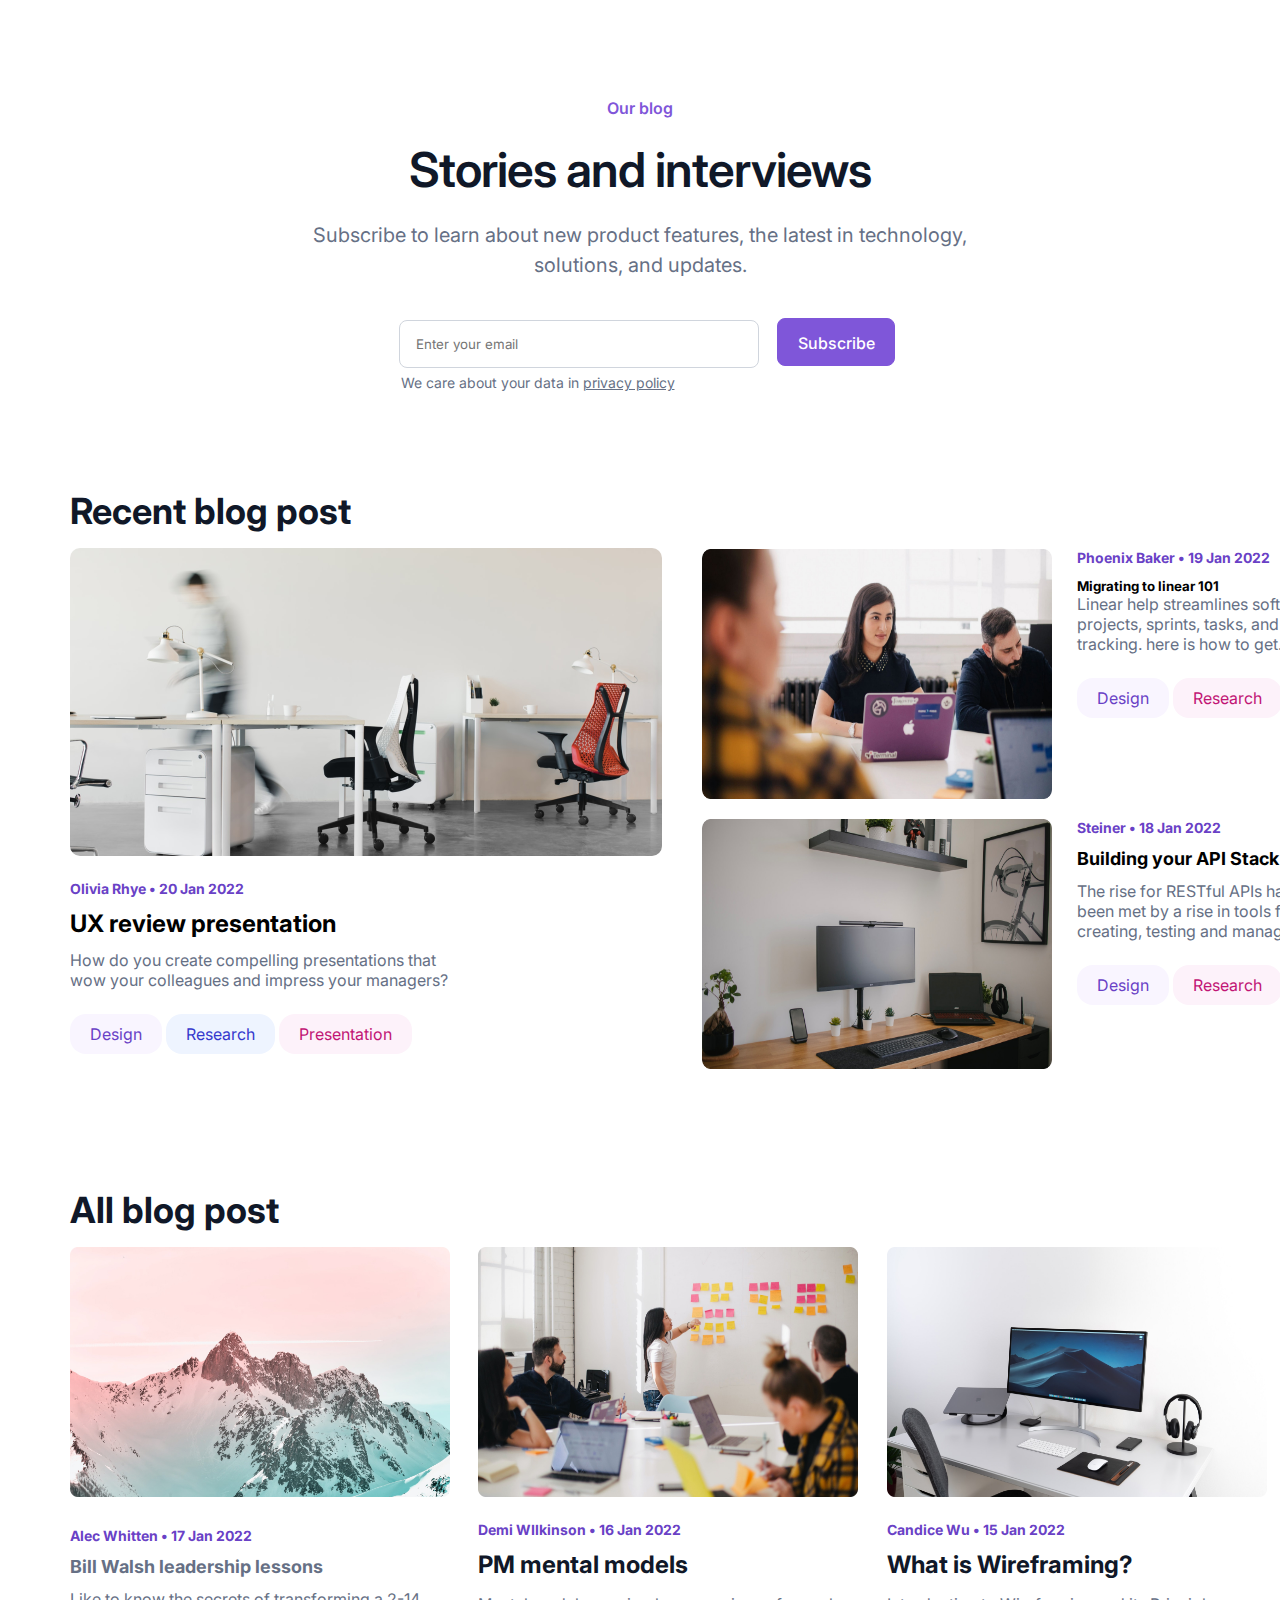
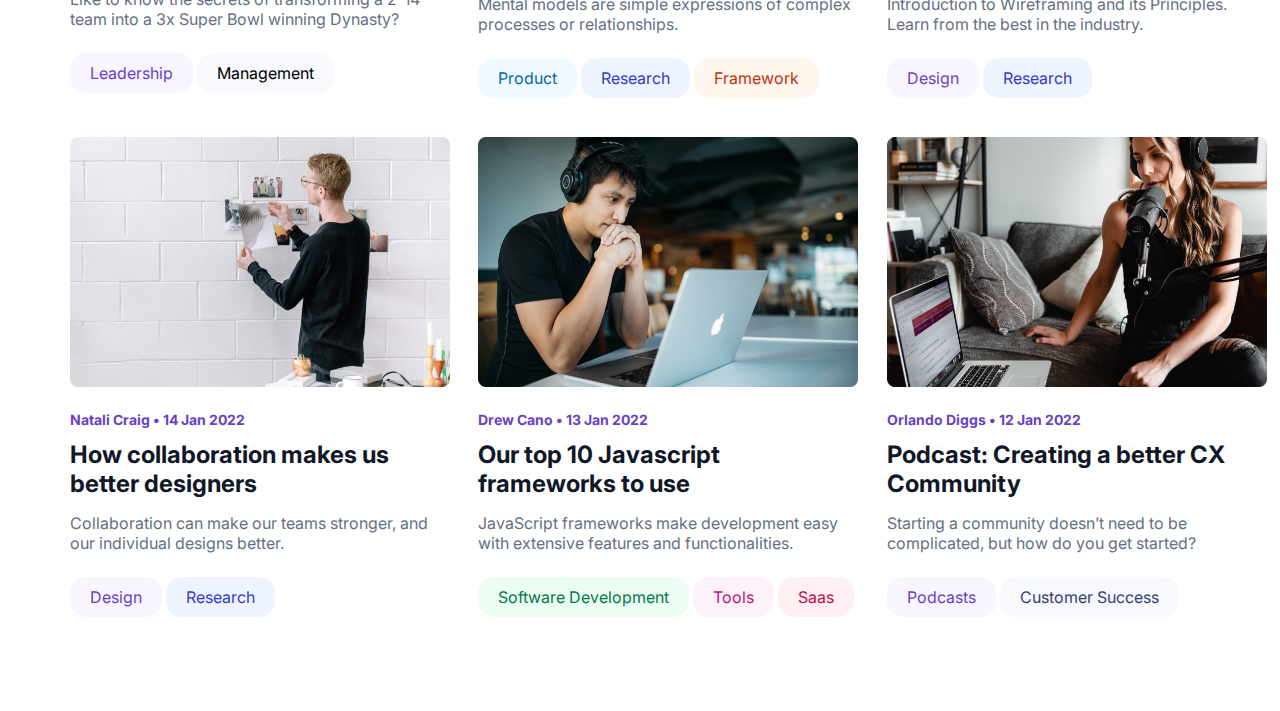
<file: index.html>
<!DOCTYPE html>
<html>
    <head>
        <title>Responsive Blog section</title>
        <meta charset="utf-8">
        <meta name="viewport" content="width=device-width, initial-scale=1.0">
        <link href='https://fonts.googleapis.com/css?family=Inter' rel='stylesheet'>
        <link rel="stylesheet" href="https://cdnjs.cloudflare.com/ajax/libs/font-awesome/6.0.0-beta3/css/all.min.css" integrity="sha512-..." crossorigin="anonymous">

        <link rel="stylesheet" type="text/css" href="./style.css">
    </head>
    <body>

        <div class="container">
            <div class="row">
                <header class="header">
                    <p class="blog-text">Our blog</p>
                    <p class="stories">Stories and interviews</p>
                    <p class="subscribe">Subscribe to learn about new product features, the latest in technology, <br>solutions, and updates.</p>
                    <div class="nav-top">
                    <input class="search-bar" type="text" name="Email" placeholder="Enter your email">
                     <!-- Button -->
                     <button class="button">Subscribe</button>
                    <p class="we-care">We care about your data in <span>privacy policy</span> </p>
                </header>
            </div>
                <div class="content">
                    <div class="left-content">
                        <div class="left-title">
                            <h2>Recent blog post</h2>
                        </div>
                        <div class="left-img-holder">
                            <img src="images/Image.jpg" alt="office" class="img">
                        </div>
                        <div class="left-bottom">
                            <p class="date-one"><strong>Olivia Rhye • 20 Jan 2022</strong></p>
                            <h4 class="bottom-title">UX review presentation</h4>
                          
                            <p class="bottom-content">How do you create compelling presentations that wow your colleagues and impress your managers?</p>
                                <!-- Button -->
                                <button class="link-one">Design</button>
                                <!-- Button -->
                                <button class="link-two">Research</button>
                                <!-- Button -->
                                <button class="link-three">Presentation</button>
                        </div>
                    </div>
                
                    

                    <div class="right-content">
                        <div class="content-one-parent">
                            <div class="right-img-one">
                                <img src="images/Image (1).jpg" class="img-one">
                            </div>
                            <div class="content-one">
                                <p class="data-two"><strong>Phoenix Baker • 19 Jan 2022</strong></p>
                                <h5 class="right-title-top" >Migrating to linear 101</h5>
                                <p class="right-top-content">Linear help streamlines software projects, sprints, tasks, and bug tracking. here is how to get...</p>
                                <!-- Button -->
                                <button class="link-one-one">Design</button>
                                <!-- Button -->
                                <button class="link-two-two">Research</button>
                            </div>
                        </div>

                        <div class="content-two-parent">
                            <div class="right-img-two">
                                <img src="images/Image (2).jpg" class="img-two">
                            </div>
                            <div class="content-two">
                                <p class="data-three"><strong>Steiner • 18 Jan 2022</strong></p>
                                <h5 class="right-title-bottom">Building your API Stack</h5>
                                <p class="right-bottom-content">The rise for RESTful APIs has been met by a rise in tools for creating, testing and manag...</p>
                                    <!-- Button -->
                                    <button class="link-three-one" >Design</button>
                                    <!-- Button -->
                                    <button class="link-three-two">Research</button>
                            </div>
                        </div>
                    </div>
            </div>
        </div>
        <div class="down">
            <div class="down-content">
                <div class="down-title">
                    <h2>All blog post</h2>
                </div>
                <div class="grid-container">
                    <div class="content-three-parent">
                        <div class="bottom-img-holder">
                            <img src="images/Image 3.jpg" alt="office" class="img-bottom-one">
                        </div>
                        <div class="bottom-content">
                            <p class="date-one-down-one">
                                <strong>Alec Whitten • 17 Jan 2022</strong>
                            </p>
                            <h4 class="down-title-one">Bill Walsh leadership lessons</h4>
                            <p class="down-contents-one">Like to know the secrets of transforming a 2-14 team into a 3x Super Bowl winning Dynasty?</p>
                            <!-- Button -->
                            <button class="link-down-one">Leadership</button>
                            <!-- Button -->
                            <button class="link-down-one-one">Management</button>
                        </div>
                    </div>
                    <div class="content-three-parent">
                        <div class="bottom-img-holder">
                            <img src="images/Image 4.jpg" alt="office" class="img-bottom-four">
                        </div>
                        <div class="bottom-content">
                            <p class="date-one-down-four">
                                <strong>Demi WIlkinson • 16 Jan 2022</strong>
                            </p>
                            <h4 class="down-title-four">PM mental models</h4>
                            <p class="down-contents-four">Mental models are simple expressions of complex processes or relationships.</p>
                            <!-- Button -->
                            <button class="link-down-four">Product</button>
                            <!-- Button -->
                            <button class="link-down-four-four">Research</button>
                            <!-- Button -->
                            <button class="link-down-four-four-four">Framework</button>
                        </div>
                    </div>
                    <div class="content-three-parent">
                        <div class="bottom-img-holder">
                            <img src="images/Image 5.jpg" alt="office" class="img-bottom-five">
                        </div>
                        <div class="bottom-content">
                            <p class="date-one-down-five">
                                <strong>Candice Wu • 15 Jan 2022</strong>
                            </p>
                            <h4 class="down-title-five">What is Wireframing?</h4>
                            <p class="down-contents-five">Introduction to Wireframing and its Principles. Learn from the best in the industry.</p>
                               <!-- Button -->
                               <button class="link-down-five">Design</button>
                               <!-- Button -->
                               <button class="link-down-five-five">Research</button>
                        </div>
                    </div>
                    <div class="content-three-parent">
                        <div class="bottom-img-holder">
                            <img src="images/Image 6.jpg" alt="office" class="img-bottom-six">
                        </div>
                        <div class="bottom-content">
                            <p class="date-one-down-six">
                                <strong>Natali Craig • 14 Jan 2022</strong>
                            </p>
                            <h4 class="down-title-six">How collaboration makes us better designers</h4>
                            <p class="down-contents-six">Collaboration can make our teams stronger, and our individual designs better.</p>
                           <!-- Button -->
                            <button class="link-down-six">Design</button>
                            <!-- Button -->
                            <button class="link-down-six-six">Research</button>
                        </div>
                    </div>
                    <div class="content-three-parent">
                        <div class="bottom-img-holder">
                            <img src="images/Image 7.jpg" alt="office" class="img-bottom-seven">
                        </div>
                        <div class="bottom-content">
                            <p class="date-one-down-seven">
                                <strong>Drew Cano • 13 Jan 2022</strong>
                            </p>
                            <h4 class="down-title-seven">Our top 10 Javascript frameworks to use</h4>
                            <p class="down-contents-seven">JavaScript frameworks make development easy with extensive features and functionalities.</p>
                            <!-- Button -->
                            <button class="link-down-seven">Software Development</button>
                            <!-- Button -->
                            <button class="link-down-seven-seven">Tools</button>
                            <!-- Button -->
                            <button class="link-down-seven-three">Saas</button>
                        </div>
                    </div>
                    <div class="content-three-parent">
                        <div class="bottom-img-holder">
                            <img src="images/Image 8.jpg" alt="office" class="img-bottom-eight">
                        </div>
                        <div class="bottom-content">
                            <p class="date-one-down-eight">
                                <strong>Orlando Diggs • 12 Jan 2022</strong>
                            </p>
                            <h4 class="down-title-eight">Podcast: Creating a better CX Community</h4>
                            <p class="down-contents-eight">Starting a community doesn’t need to be complicated, but how do you get started?</p>
                            <!-- Button -->
                            <button class="link-down-eight">Podcasts</button>
                            <!-- Button -->
                            <button class="link-down-eight-eight">Customer Success</button>
                        </div>
                    </div>
                </div>
            </div>
        </div>
    </body>
</html>
</file>
<file: style.css>
*{
    background-color:#FFFFFF;
    font-family:'inter';
    box-sizing: border-box;
    padding: 0;
    margin: 0;
}
.header{
    text-align: center;
    justify-content: center;
    align-items: center;
    padding: 96px 0px;
}
.blog-text{
    font-weight: 600;
    font-size: 16px;
    line-height: 24px;
    color: #7F56D9;
    text-align: center;
    height: 24px;
}
.stories{
    font-weight: 600;
    font-size: 48px;
    line-height: 60px;
    text-align: center;
    letter-spacing: -0.02em;
    color: #101828;
    height: 60px;
    padding: 20px;
   
}
.subscribe{
    font-weight: 400;
    font-size: 20px;
    line-height: 30px;
    text-align: center;
    color: #667085;
    height: 60px;
    padding: 40px;
}

.search-bar{
    width: 360px;
    height: 48px;
    padding: 12px 14px 12px 16px;
    border-radius: 8px;
    border: 1px solid #D0D5DD;
    margin: 60px 14px 0 14px;
}
.button{
    flex-direction: row;
    align-items: flex-start;
    padding: 0px;
    width: 118px;
    height: 48px;
    border-radius: 8px;
    background-color: #7F56D9;
    color: #FFFFFF;
    font-weight: 500;
    font-size: 16px;
    line-height: 24px;
    padding: 12px 20px;
    border-radius: 8px;
    border: 1px solid #7F56D9;
}

.we-care{
    font-weight: 400;
    font-size: 14px;
    line-height: 20px;
    color: #667085;
    display: block;
    text-align: center;
    margin-left: -205px;
    margin-top: 5px;
}

.we-care span {
    text-decoration: underline;  
}
.nav-top {
    text-align: center;
}

.button {
    display: inline-block;
}
.img{
    width: 592px;
    height: 308px;
    border-radius: 10px;
}
.left-title{
    font-size: 24px;
    color: #101828;
    margin-bottom: 15px;
}
.left-bottom{
    margin-top: 20px;
    width: 592px;
    height: 308px;
}
.bottom-title{
    font-size: 24px;
    margin-bottom: 12px;
}
.date-one{
    font-size: 14px;
    margin-bottom: 12px;
    color: #6941C6;
  
}
.left-content{
    margin-left: 70px;
    flex-direction: column;
}
.bottom-content{
    color: #667085;
    margin-bottom: 24px;
}
.link-one {
    background-color: #F9F5FF;
    border: none;
    color: #6941C6;
    padding: 10px 20px;
    font-size: 16px;
    border-radius: 16px;
    cursor: pointer;
    text-decoration: none;
    transition: background-color 0.3s ease;
}

.link-two {
    background-color: #EEF4FF;
    border: none;
    color: #3538CD;
    padding: 10px 20px;
    font-size: 16px;
    border-radius: 16px;
    cursor: pointer;
    text-decoration: none;
    transition: background-color 0.3s ease;
}

.link-three {
    background-color:#FDF2FA;
    border: none;
    color: #C11574;
    padding: 10px 20px;
    font-size: 16px;
    border-radius: 16px;
    cursor: pointer;
    text-decoration: none;
    transition: background-color 0.3s ease;
}

.link-one:hover,
    .link-two:hover,
    .link-three:hover {
        background-color: #ccc;
    }


.img-one {
    width: 350px;
    height: 250px;
}
.content-one{
    width: 390px;
    height: 200px;
    margin-left: 180px;
    width: 250px;
    margin-bottom: 70px;
   
}
.content-one-parent{
    display: flex;
    flex-direction: row;
    
}
.right-img-one {
    width: 25%;
    
  }
  

  .img-two {
    width: 350px;
    height: 250px;
}
.content-two{
    width: 390px;
    height: 200px;
    margin-left: 180px;
    width:250px;
    
   
}
.content-two-parent{
    display: flex;
    flex-direction: row;
    
}
.right-img-two {
    width: 25%;
    
  }
  
.right-content{
    display: flex;
    flex-direction: column;
    margin-left: 40px;
    margin-top: 60px;
    
}

.content{
    display: flex;
    flex-direction: row;
    align-items: stretch;
}
.data-two{
    font-size: 14px;
    margin-bottom: 12px;
    color: #6941C6;
}
.right-top-content{
    color: #667085;
    margin-bottom: 24px;
}
.link-one-one{
    background-color: #F9F5FF;
    border: none;
    color: #6941C6;
    padding: 10px 20px;
    font-size: 16px;
    border-radius: 16px;
    cursor: pointer;
    text-decoration: none;
    transition: background-color 0.3s ease;
}
.link-two-two{
    background-color:#FDF2FA;
    border: none;
    color: #C11574;
    padding: 10px 20px;
    font-size: 16px;
    border-radius: 16px;
    cursor: pointer;
    text-decoration: none;
    transition: background-color 0.3s ease;
}

.dot-font {
    font-size: 35px;
    font-family: "Courier New", monospace;
     vertical-align: middle;
}

.data-three{
    font-size: 14px;
    margin-bottom: 12px;
    color: #6941C6;
}
.right-title-bottom{
    font-size: 18px;
    margin-bottom: 12px;
}
.right-bottom-content{
    color: #667085;
    margin-bottom: 24px;
}

.dot-font {
    font-size: 35px;
    font-family: "Courier New", monospace;
     vertical-align: middle;
}

.link-three-one{
    background-color: #F9F5FF;
    border: none;
    color: #6941C6;
    padding: 10px 20px;
    font-size: 16px;
    border-radius: 16px;
    cursor: pointer;
    text-decoration: none;
    transition: background-color 0.3s ease;
}
.link-three-two{
    background-color:#FDF2FA;
    border: none;
    color: #C11574;
    padding: 10px 20px;
    font-size: 16px;
    border-radius: 16px;
    cursor: pointer;
    text-decoration: none;
    transition: background-color 0.3s ease;
}

/* Media query for screens smaller than 768px */
@media (max-width: 768px) {
    .left-content {
      flex: 1 1 100%;
    }
  
    .right-content {
      flex: 1 1 100%;
    }
  }
  
  /* Media query for screens smaller than 576px */
  @media (max-width: 320px) {
    .container {
      padding: 10px;
    }
  
    .header,
    .content,
    .left-content,
    .right-content {
      padding: 5px;
    }
  }

.down-title{
    font-size: 24px;
    color: #101828;
    margin-bottom: 15px;
}

.down-content{
    margin-left: 70px;
    flex-direction: column;
}

.content-three-parent{
    display: grid;
    flex-direction: column;
    /* align-items: stretch; */
    padding: px;
    /* margin-left: -20px; */
}

.bottom-content{
    width: 380px;
    
}

.date-one-down-one{
    font-size: 14px;
    margin-bottom: 12px;
    margin-top: 20px;
    color: #6941C6;
}

.down-title-one{
    font-size: 18px;
    margin-bottom: 12px;
}

.down-contents-one{
    color: #667085;
    margin-bottom: 24px;
}
.img-bottom-one{
    width: 380px;
    height: 250px;
}

.link-down-one{
    background-color: #F9F5FF;
    border: none;
    color: #6941C6;
    padding: 10px 20px;
    font-size: 16px;
    border-radius: 16px;
    cursor: pointer;
    text-decoration: none;
    transition: background-color 0.3s ease;
}

.link-down-one-one{
    background-color:#F8F9FC;
    border: none;
    color: black;
    padding: 10px 20px;
    font-size: 16px;
    border-radius: 16px;
    cursor: pointer;
    text-decoration: none;
    transition: background-color 0.3s ease;
}

.img-bottom-four{
    width: 380px;
    height: 250px;
}

.date-one-down-four{
    font-size: 14px;
    margin-bottom: 12px;
    margin-top: 20px;
    color: #6941C6;
}

.down-title-four{
    font-size: 18px;
    margin-bottom: 12px;
    font-size: 24px;
    color: #101828;
    margin-bottom: 15px;
}

.down-contents-four{
    color: #667085;
    margin-bottom: 24px;
}

.link-down-four{
    background-color: #F0F9FF;
    border: none;
    color: #026AA2;
    padding: 10px 20px;
    font-size: 16px;
    border-radius: 16px;
    cursor: pointer;
    text-decoration: none;
    transition: background-color 0.3s ease;
}

.link-down-four-four{
    background-color:#EEF4FF;
    border: none;
    color: #3538CD;
    padding: 10px 20px;
    font-size: 16px;
    border-radius: 16px;
    cursor: pointer;
    text-decoration: none;
    transition: background-color 0.3s ease;
}

.link-down-four-four-four{
    background-color:#FFF6ED;
    border: none;
    color: #C4320A;
    padding: 10px 20px;
    font-size: 16px;
    border-radius: 16px;
    cursor: pointer;
    text-decoration: none;
    transition: background-color 0.3s ease;
}

.img-bottom-five{
    width: 380px;
    height: 250px;
}

.date-one-down-five{
    font-size: 14px;
    margin-bottom: 12px;
    margin-top: 20px;
    color: #6941C6;
}

.down-title-five{
    font-size: 18px;
    margin-bottom: 12px;
    font-size: 24px;
    color: #101828;
    margin-bottom: 15px;
}

.down-contents-five{
    color: #667085;
    margin-bottom: 24px;
}


.link-down-five{
    background-color:#F9F5FF;
    border: none;
    color: #6941C6;
    padding: 10px 20px;
    font-size: 16px;
    border-radius: 16px;
    cursor: pointer;
    text-decoration: none;
    transition: background-color 0.3s ease;
}

.link-down-five-five{
    background-color:#EEF4FF;
    border: none;
    color: #3538CD;
    padding: 10px 20px;
    font-size: 16px;
    border-radius: 16px;
    cursor: pointer;
    text-decoration: none;
    transition: background-color 0.3s ease;
}

.img-bottom-six{
    width: 380px;
    height: 250px;
}

.date-one-down-six{
    font-size: 14px;
    margin-bottom: 12px;
    margin-top: 20px;
    color: #6941C6;
}

.down-title-six{
    font-size: 18px;
    margin-bottom: 12px;
    font-size: 24px;
    color: #101828;
    margin-bottom: 15px;
}

.down-contents-six{
    color: #667085;
    margin-bottom: 24px;
}

.link-down-six{
    background-color:#F9F5FF;
    border: none;
    color: #6941C6;
    padding: 10px 20px;
    font-size: 16px;
    border-radius: 16px;
    cursor: pointer;
    text-decoration: none;
    transition: background-color 0.3s ease;
}

.link-down-six-six{
    background-color:#EEF4FF;
    border: none;
    color: #3538CD;
    padding: 10px 20px;
    font-size: 16px;
    border-radius: 16px;
    cursor: pointer;
    text-decoration: none;
    transition: background-color 0.3s ease;
}

.img-bottom-seven{
    width: 380px;
    height: 250px;
}

.date-one-down-seven{
    font-size: 14px;
    margin-bottom: 12px;
    margin-top: 20px;
    color: #6941C6;
}

.down-title-seven{
    font-size: 18px;
    margin-bottom: 12px;
    font-size: 24px;
    color: #101828;
    margin-bottom: 15px;
}

.down-contents-seven{
    color: #667085;
    margin-bottom: 24px;
}


.link-down-seven{
    background-color:#ECFDF3;
    border: none;
    color: #027A48;
    padding: 10px 20px;
    font-size: 16px;
    border-radius: 16px;
    cursor: pointer;
    text-decoration: none;
    transition: background-color 0.3s ease;
}

.link-down-seven-seven{
    background-color:#FDF2FA;
    border: none;
    color: #C11574;
    padding: 10px 20px;
    font-size: 16px;
    border-radius: 16px;
    cursor: pointer;
    text-decoration: none;
    transition: background-color 0.3s ease;
}

.link-down-seven-three{
    background-color:#FFF1F3;
    border: none;
    color: #C01048;
    padding: 10px 20px;
    font-size: 16px;
    border-radius: 16px;
    cursor: pointer;
    text-decoration: none;
    transition: background-color 0.3s ease;
}

.img-bottom-eight{
    width: 380px;
    height: 250px;
}

.date-one-down-eight{
    font-size: 14px;
    margin-bottom: 12px;
    margin-top: 20px;
    color: #6941C6;
}

.down-title-eight{
    font-size: 18px;
    margin-bottom: 12px;
    font-size: 24px;
    color: #101828;
    margin-bottom: 15px;
}

.down-contents-eight{
    color: #667085;
    margin-bottom: 24px;
}

.link-down-eight{
    background-color:#F9F5FF;
    border: none;
    color: #6941C6;
    padding: 10px 20px;
    font-size: 16px;
    border-radius: 16px;
    cursor: pointer;
    text-decoration: none;
    transition: background-color 0.3s ease;
}

.link-down-eight-eight{
    background-color:#F8F9FC;
    border: none;
    color: #363F72;
    padding: 10px 20px;
    font-size: 16px;
    border-radius: 16px;
    cursor: pointer;
    text-decoration: none;
    transition: background-color 0.3s ease;
}

.grid-container {
    display: grid;
  grid-template-columns: repeat(3, 1fr); /* Adjust the number of columns as needed */
  grid-gap: 15px; /* Adjust the gap between grid items */
margin-bottom: 70px;
}
  
  
  /* Media query for screens smaller than 768px */
  @media (max-width: 768px) {
    .grid-container {
      grid-template-columns: repeat(auto-fit, minmax(250px, 1fr));
    }
  }
  
  /* Media query for screens smaller than 576px */
  @media (max-width: 576px) {
    .grid-container {
      grid-template-columns: repeat(auto-fit, minmax(200px, 1fr));
      grid-gap: 10px;
    }
  }
</file>
